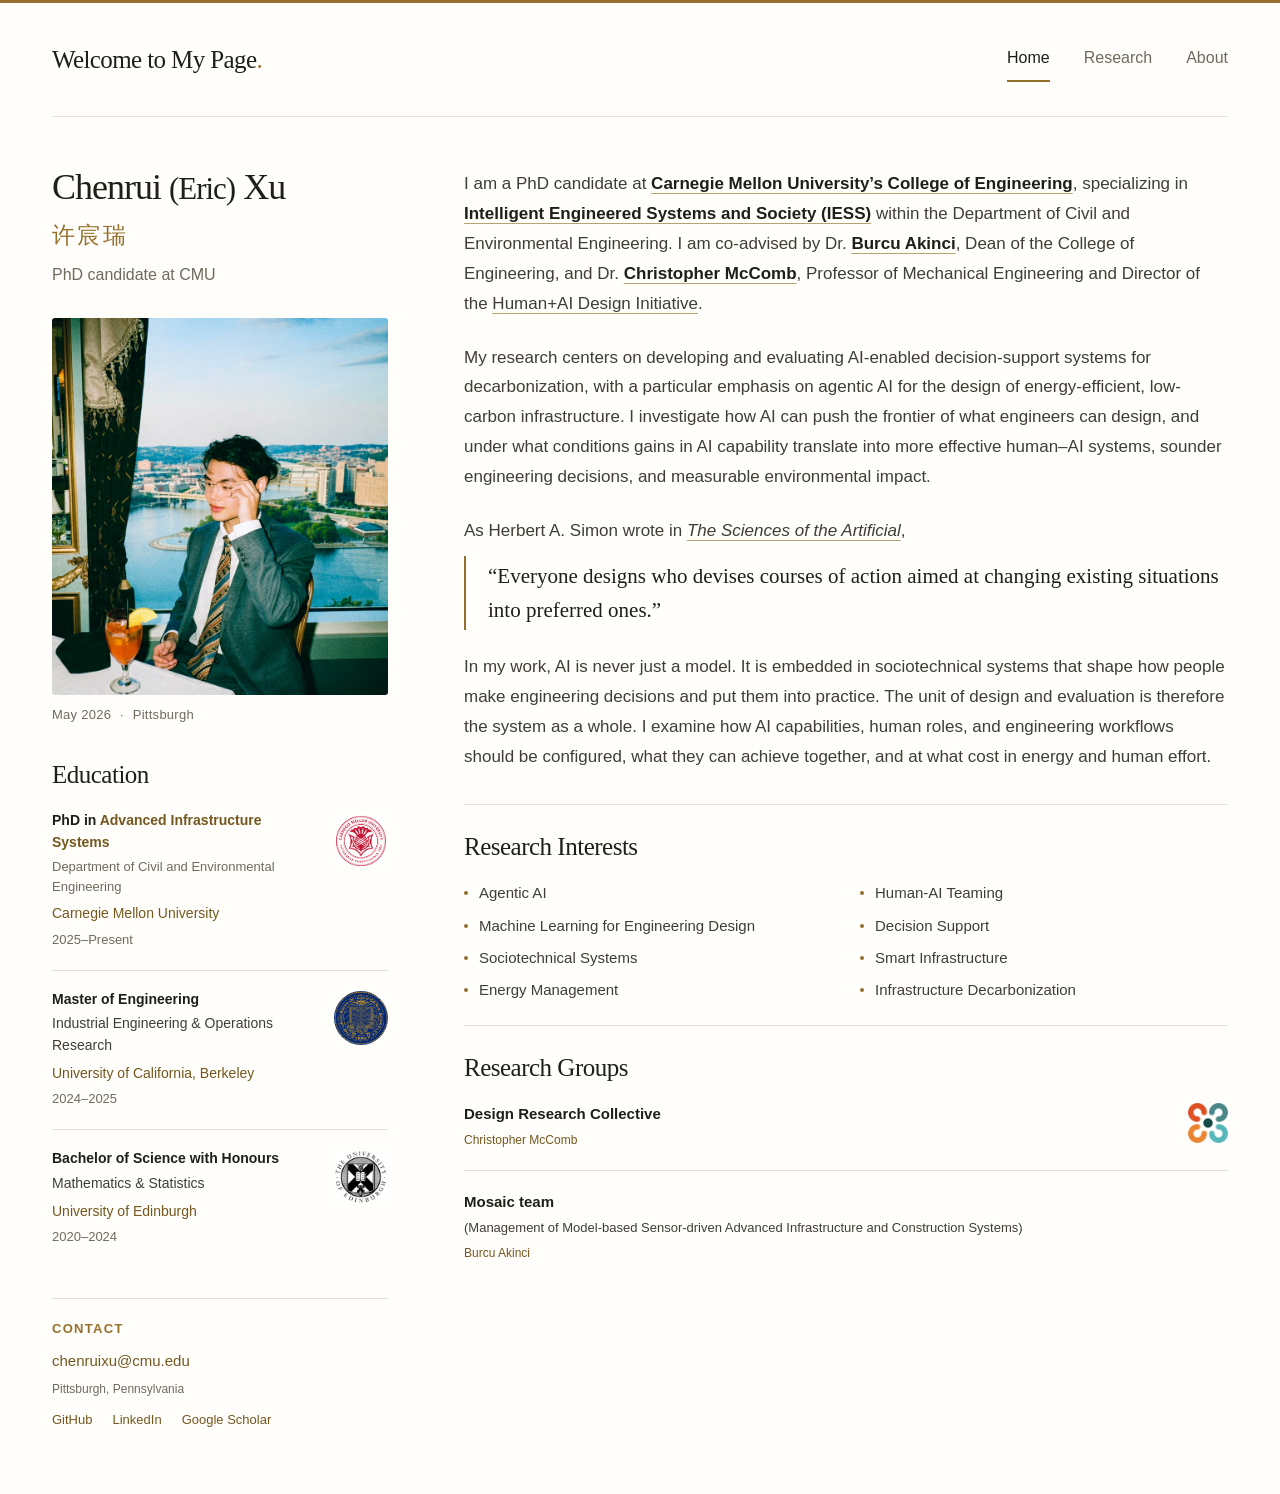
<file: index.html>
<!doctype html>
<html lang="en">
  <head>
    <meta charset="utf-8">
    <meta name="viewport" content="width=device-width, initial-scale=1">
    <meta name="description" content="Chenrui (Eric) Xu is a PhD candidate at Carnegie Mellon University researching AI-enabled decision-support systems for decarbonization.">
    <meta name="theme-color" content="#fffefa">
    <title>Chenrui (Eric) Xu | Carnegie Mellon University</title>
    <link rel="icon" href="assets/favicon.svg" type="image/svg+xml">
    <link rel="stylesheet" href="assets/style.css?v=3">
  </head>
  <body>
    <a class="skip-link" href="#main">Skip to content</a>
    <header class="site-header container">
      <a class="welcome" href="index.html">Welcome to My Page<span aria-hidden="true">.</span></a>
      <nav aria-label="Main navigation">
        <a href="index.html" aria-current="page">Home</a>
        <a href="research.html">Research</a>
        <span class="nav-pending">About</span>
      </nav>
    </header>

    <main class="home-layout container" id="main">
      <aside class="profile" aria-label="Profile and education">
        <div class="identity">
          <h1>Chenrui <span class="preferred-name">(Eric)</span> Xu</h1>
          <p class="chinese-name" lang="zh-Hans">许宸瑞</p>
          <p class="role">PhD candidate at CMU</p>
        </div>
        <figure class="portrait">
          <img src="assets/chenrui-pittsburgh-may-2026.jpg" width="808" height="907" alt="Chenrui Xu overlooking Pittsburgh and its rivers." fetchpriority="high">
          <figcaption>May 2026 <span aria-hidden="true">·</span> Pittsburgh</figcaption>
        </figure>

        <section class="education" aria-labelledby="education-title">
          <h2 id="education-title">Education</h2>
          <ol class="education-list">
            <li>
              <div class="education-copy">
                <p class="degree">PhD in <a href="https://cee.engineering.cmu.edu/_files/documents/department-resources/graduate-student/special-degree-title-request.pdf" title="CMU CEE special graduate degree titles (PDF)">Advanced Infrastructure Systems</a></p>
                <p class="degree-note">Department of Civil and Environmental Engineering</p>
                <a class="institution" href="https://www.cmu.edu/">Carnegie Mellon University</a>
                <p class="dates">2025–Present</p>
              </div>
              <img class="university-mark" src="assets/cmu-seal.png" alt="Carnegie Mellon University seal" width="58" height="58">
            </li>
            <li>
              <div class="education-copy">
                <p class="degree">Master of Engineering</p>
                <p class="field-of-study">Industrial Engineering &amp; Operations Research</p>
                <a class="institution" href="https://www.berkeley.edu/">University of California, Berkeley</a>
                <p class="dates">2024–2025</p>
              </div>
              <span class="seal-frame"><img class="university-mark berkeley-mark" src="assets/berkeley-seal.png" alt="University of California, Berkeley seal" width="58" height="58"></span>
            </li>
            <li>
              <div class="education-copy">
                <p class="degree">Bachelor of Science with Honours</p>
                <p class="field-of-study">Mathematics &amp; Statistics</p>
                <a class="institution" href="https://www.ed.ac.uk/">University of Edinburgh</a>
                <p class="dates">2020–2024</p>
              </div>
              <img class="university-mark" src="assets/edinburgh-logo.png" alt="University of Edinburgh emblem" width="58" height="58">
            </li>
          </ol>
        </section>


        <section class="contact" aria-labelledby="contact-title">
          <h2 id="contact-title">Contact</h2>
          <a class="email-link" href="mailto:chenruixu@cmu.edu">chenruixu@cmu.edu</a>
          <p>Pittsburgh, Pennsylvania</p>
          <div class="contact-links">
            <a href="https://github.com/Chenrui-Xu">GitHub</a>
            <a href="https://www.linkedin.com/in/chenrui-xu-1136b535a">LinkedIn</a>
            <a href="https://scholar.google.com/citations?user=inOwgHEAAAAJ&amp;hl=en">Google Scholar</a>
          </div>
        </section>
      </aside>

      <div class="main-column">
        <section class="introduction" aria-label="Introduction">
          <p>I am a PhD candidate at <a href="https://engineering.cmu.edu/"><strong>Carnegie Mellon University’s College of Engineering</strong></a>, specializing in <a href="https://cee.engineering.cmu.edu/research/iess/index.html"><strong>Intelligent Engineered Systems and Society (IESS)</strong></a> within the Department of Civil and Environmental Engineering. I am co-advised by Dr. <a href="https://cee.engineering.cmu.edu/directory/bios/akinci-burcu.html"><strong>Burcu Akinci</strong></a>, Dean of the College of Engineering, and Dr. <a href="https://www.meche.engineering.cmu.edu/directory/bios/mccomb-christopher.html"><strong>Christopher McComb</strong></a>, Professor of Mechanical Engineering and Director of the <a href="https://engineering.cmu.edu/human-ai-design/">Human+AI Design Initiative</a>.</p>

          <p>My research centers on developing and evaluating AI-enabled decision-support systems for decarbonization, with a particular emphasis on agentic AI for the design of energy-efficient, low-carbon infrastructure. I investigate how AI can push the frontier of what engineers can design, and under what conditions gains in AI capability translate into more effective human–AI systems, sounder engineering decisions, and measurable environmental impact.</p>

          <p class="quote-intro">As Herbert A. Simon wrote in <cite><a href="https://mitpress.mit.edu/9780262264495/the-sciences-of-the-artificial/">The Sciences of the Artificial</a></cite>,</p>
          <blockquote>
            <p>“Everyone designs who devises courses of action aimed at changing existing situations into preferred ones.”</p>
          </blockquote>
          <p>In my work, AI is never just a model. It is embedded in sociotechnical systems that shape how people make engineering decisions and put them into practice. The unit of design and evaluation is therefore the system as a whole. I examine how AI capabilities, human roles, and engineering workflows should be configured, what they can achieve together, and at what cost in energy and human effort.</p>
        </section>

        <section class="research-interests" aria-labelledby="interests-title">
          <h2 id="interests-title">Research Interests</h2>
          <ul class="interests-list">
            <li>Agentic AI</li>
            <li>Human-AI Teaming</li>
            <li>Machine Learning for Engineering Design</li>
            <li>Decision Support</li>
            <li>Sociotechnical Systems</li>
            <li>Smart Infrastructure</li>
            <li>Energy Management</li>
            <li>Infrastructure Decarbonization</li>
          </ul>
        </section>

        <section class="research-groups" aria-labelledby="groups-title">
          <h2 id="groups-title">Research Groups</h2>
          <ul class="group-list">
            <li class="group-with-logo">
              <div>
                <h3><a href="https://cmudrc.github.io/">Design Research Collective</a></h3>
                <p class="group-advisor"><a href="https://www.meche.engineering.cmu.edu/directory/bios/mccomb-christopher.html">Christopher McComb</a></p>
              </div>
              <a class="group-logo-link" href="https://cmudrc.github.io/" aria-label="Design Research Collective website"><img src="assets/drc-icon.png" width="48" height="48" alt="" loading="lazy"></a>
            </li>
            <li>
              <h3>Mosaic team</h3>
              <p class="group-description">(Management of Model-based Sensor-driven Advanced Infrastructure and Construction Systems)</p>
              <p class="group-advisor"><a href="https://cee.engineering.cmu.edu/directory/bios/akinci-burcu.html">Burcu Akinci</a></p>
            </li>
          </ul>
        </section>


      </div>
    </main>
  </body>
</html>
</file>
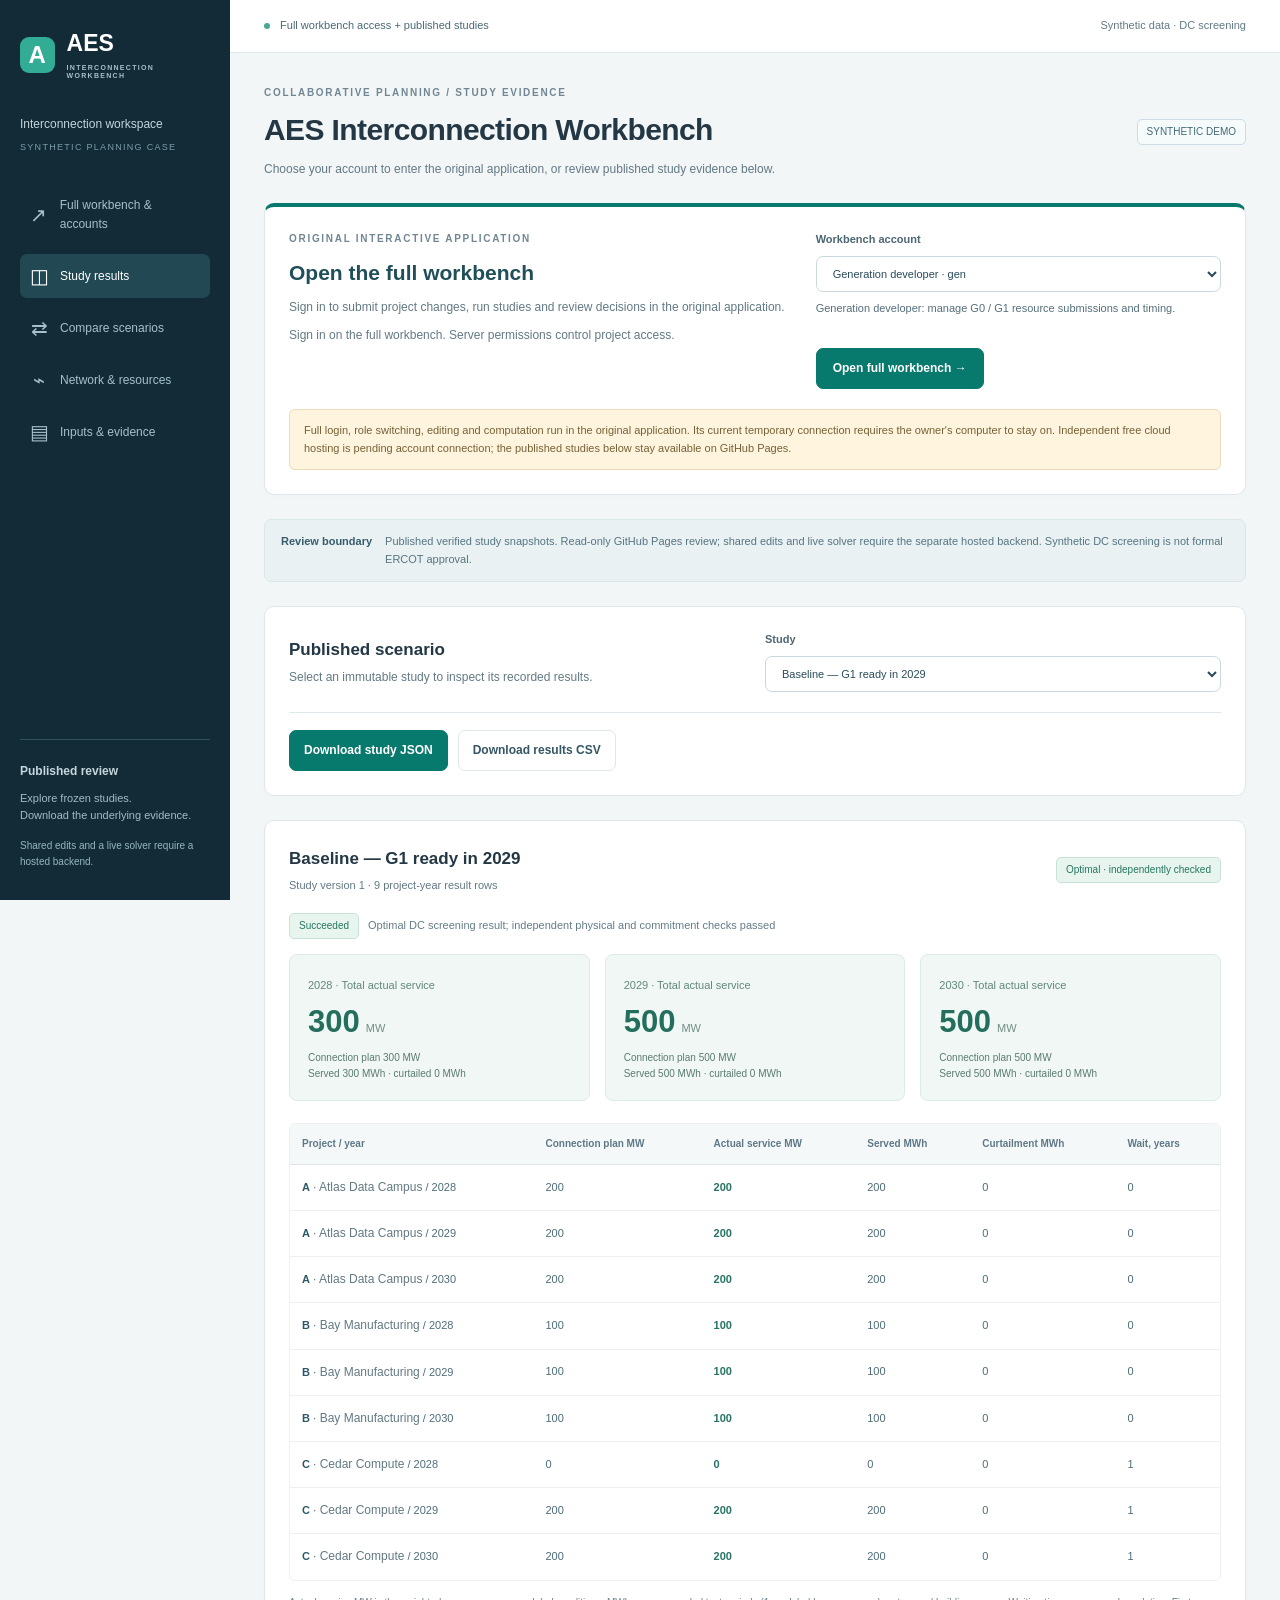
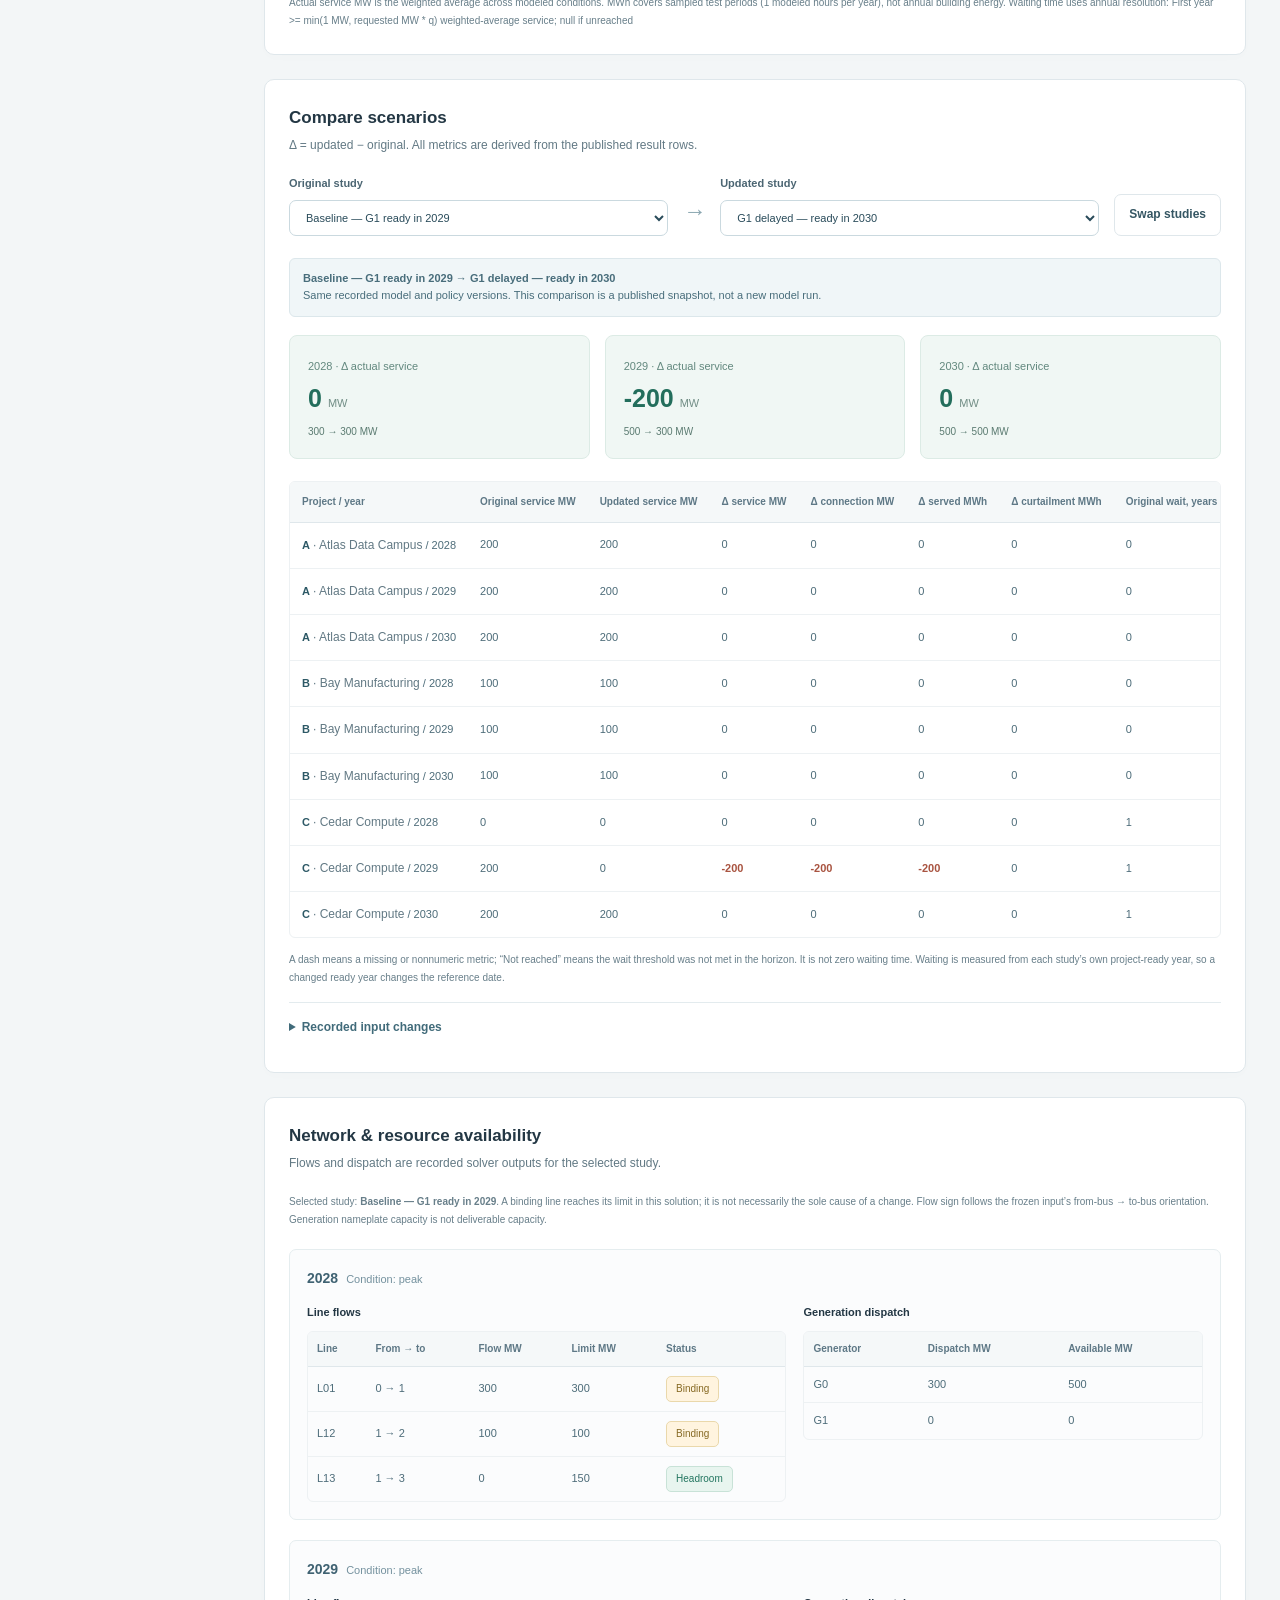
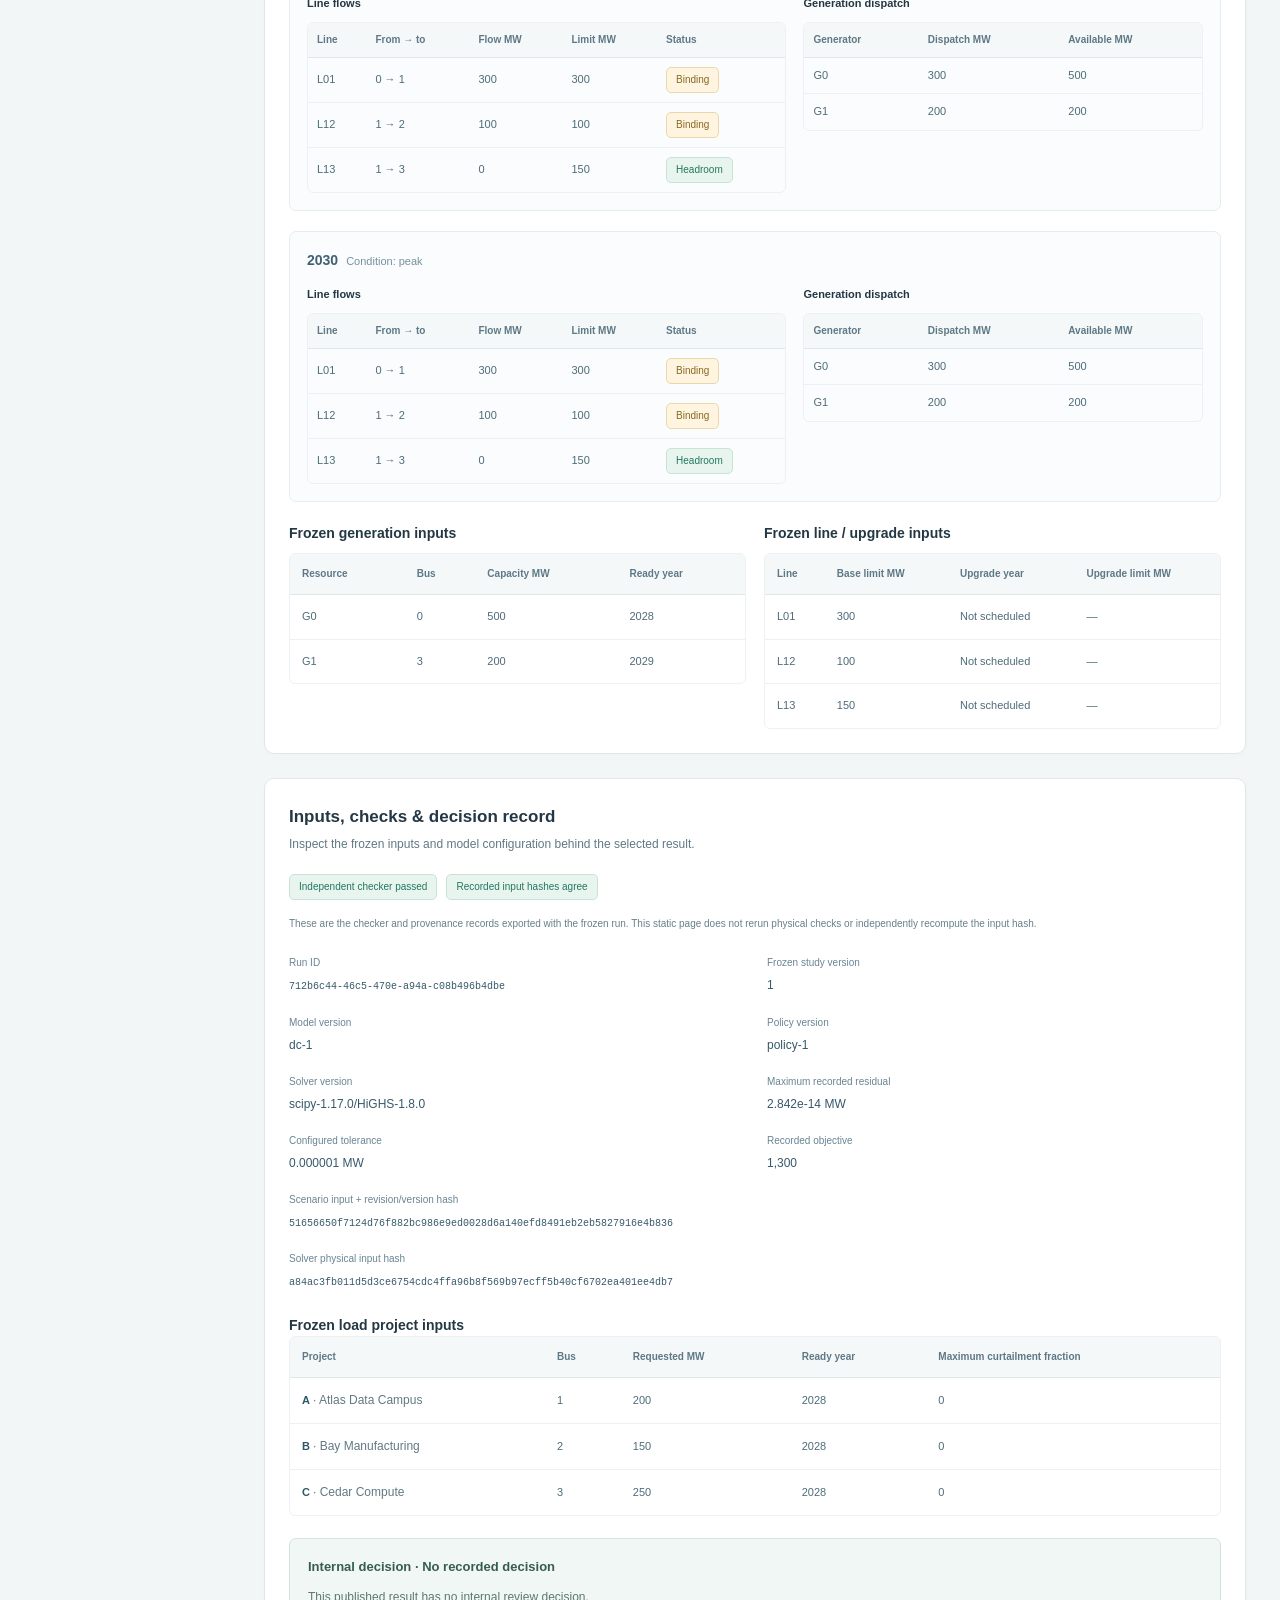
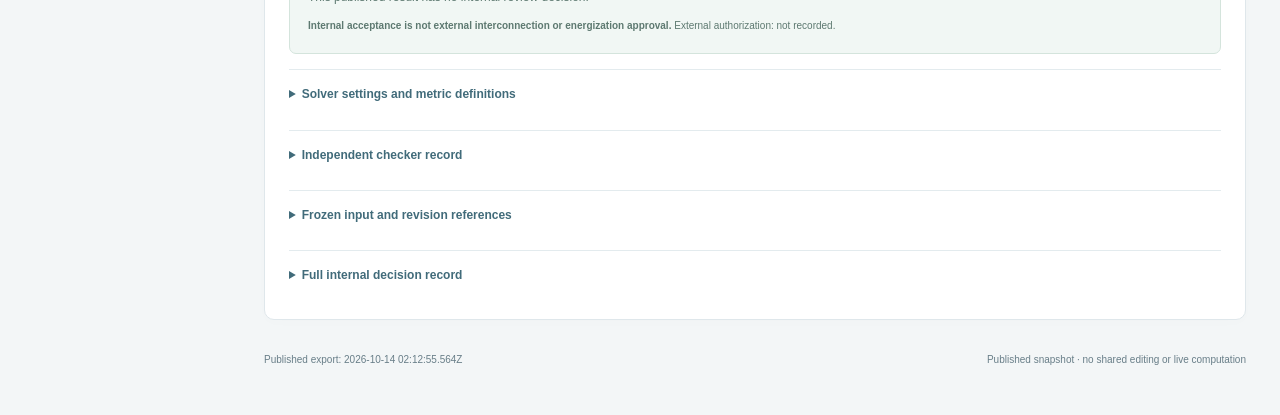
<file: aes-interconnection-workbench/index.html>
<!doctype html>
<html lang="en">
<head>
  <meta charset="UTF-8"><meta name="viewport" content="width=device-width, initial-scale=1">
  <meta name="description" content="Access the original role-based AES workbench and review published synthetic interconnection studies.">
  <title>AES Interconnection Workbench · Role access & study review</title>
  <link rel="stylesheet" href="./styles.css">
  <script src="./app.js" defer></script>
</head>
<body>
<a class="skip-link" href="#overview">Skip to study results</a>
<aside class="sidebar">
  <div class="wordmark"><span class="logo-mark" aria-hidden="true">A</span><div>AES<small>INTERCONNECTION WORKBENCH</small></div></div>
  <p class="workspace-name">Interconnection workspace<span>SYNTHETIC PLANNING CASE</span></p>
  <nav aria-label="Review sections">
    <a href="#workbench-access"><span aria-hidden="true">↗</span>Full workbench & accounts</a>
    <a class="active" href="#overview"><span aria-hidden="true">◫</span>Study results</a>
    <a href="#comparison"><span aria-hidden="true">⇄</span>Compare scenarios</a>
    <a href="#network"><span aria-hidden="true">⌁</span>Network & resources</a>
    <a href="#provenance"><span aria-hidden="true">▤</span>Inputs & evidence</a>
  </nav>
  <div class="sidebar-bottom"><strong>Published review</strong><p>Explore frozen studies.<br>Download the underlying evidence.</p><small>Shared edits and a live solver require a hosted backend.</small></div>
</aside>
<main>
  <header class="topbar"><span><i aria-hidden="true"></i> Full workbench access + published studies</span><span class="synthetic">Synthetic data · DC screening</span></header>
  <div class="page-content">
    <div class="page-heading"><div><p class="eyebrow">COLLABORATIVE PLANNING / STUDY EVIDENCE</p><h1>AES Interconnection Workbench</h1><p>Choose your account to enter the original application, or review published study evidence below.</p></div><span class="badge">SYNTHETIC DEMO</span></div>
    <section id="workbench-access" class="card workbench-access" aria-labelledby="workbench-heading">
      <div class="workbench-intro"><p class="eyebrow">ORIGINAL INTERACTIVE APPLICATION</p><h2 id="workbench-heading">Open the full workbench</h2><p>Sign in to submit project changes, run studies and review decisions in the original application.</p><p class="fine-print">Sign in on the full workbench. Server permissions control project access.</p></div>
      <div class="workbench-controls"><label for="workbench-account">Workbench account<select id="workbench-account" disabled><option value="gen">Generation developer · gen</option><option value="load">Load developer · load · A / C</option><option value="loadb">Load developer · loadb · B</option><option value="engineer">Planning engineer · engineer</option><option value="planner">Planning reviewer · planner</option></select></label><p id="workbench-scope" class="account-scope"></p><a id="open-workbench" class="primary workbench-link" hidden>Open full workbench →</a></div>
      <p id="workbench-availability" class="hosting-notice" role="status">Checking full workbench access…</p>
    </section>
    <div class="boundary-bar"><strong>Review boundary</strong><p id="boundary">Synthetic demonstration. Internal recommendations are not external interconnection approvals.</p></div>
    <div id="loading" role="status" class="card">Loading published model evidence…</div>
    <div id="error" role="alert" hidden class="card error"></div>
    <div id="viewer" hidden>
      <section id="overview" aria-labelledby="overview-heading">
        <div class="card selector-card"><div><h2 id="overview-heading">Published scenario</h2><p class="muted">Select an immutable study to inspect its recorded results.</p></div><label for="scenario-select">Study<select id="scenario-select"></select></label><div class="actions"><button id="download-json" class="primary">Download study JSON</button><button id="download-csv" class="secondary">Download results CSV</button></div></div>
        <div id="results"></div>
      </section>
      <section id="comparison" class="card" aria-labelledby="comparison-heading"><div class="card-head"><h2 id="comparison-heading">Compare scenarios</h2><p>Δ = updated − original. All metrics are derived from the published result rows.</p></div><div class="compare-selects"><label for="original-select">Original study<select id="original-select"></select></label><span class="arrow" aria-hidden="true">→</span><label for="updated-select">Updated study<select id="updated-select"></select></label><button id="swap-studies" class="secondary">Swap studies</button></div><div id="comparison-results"></div></section>
      <section id="network" class="card" aria-labelledby="network-heading"><div class="card-head"><h2 id="network-heading">Network & resource availability</h2><p>Flows and dispatch are recorded solver outputs for the selected study.</p></div><div id="network-results"></div></section>
      <section id="provenance" class="card" aria-labelledby="provenance-heading"><div class="card-head"><h2 id="provenance-heading">Inputs, checks & decision record</h2><p>Inspect the frozen inputs and model configuration behind the selected result.</p></div><div id="evidence-results"></div></section>
      <footer><span id="exported-at"></span><span>Published snapshot · no shared editing or live computation</span></footer>
    </div>
    <noscript><p class="card">JavaScript is required to display the published study evidence.</p></noscript>
  </div>
</main>
</body>
</html>
</file>
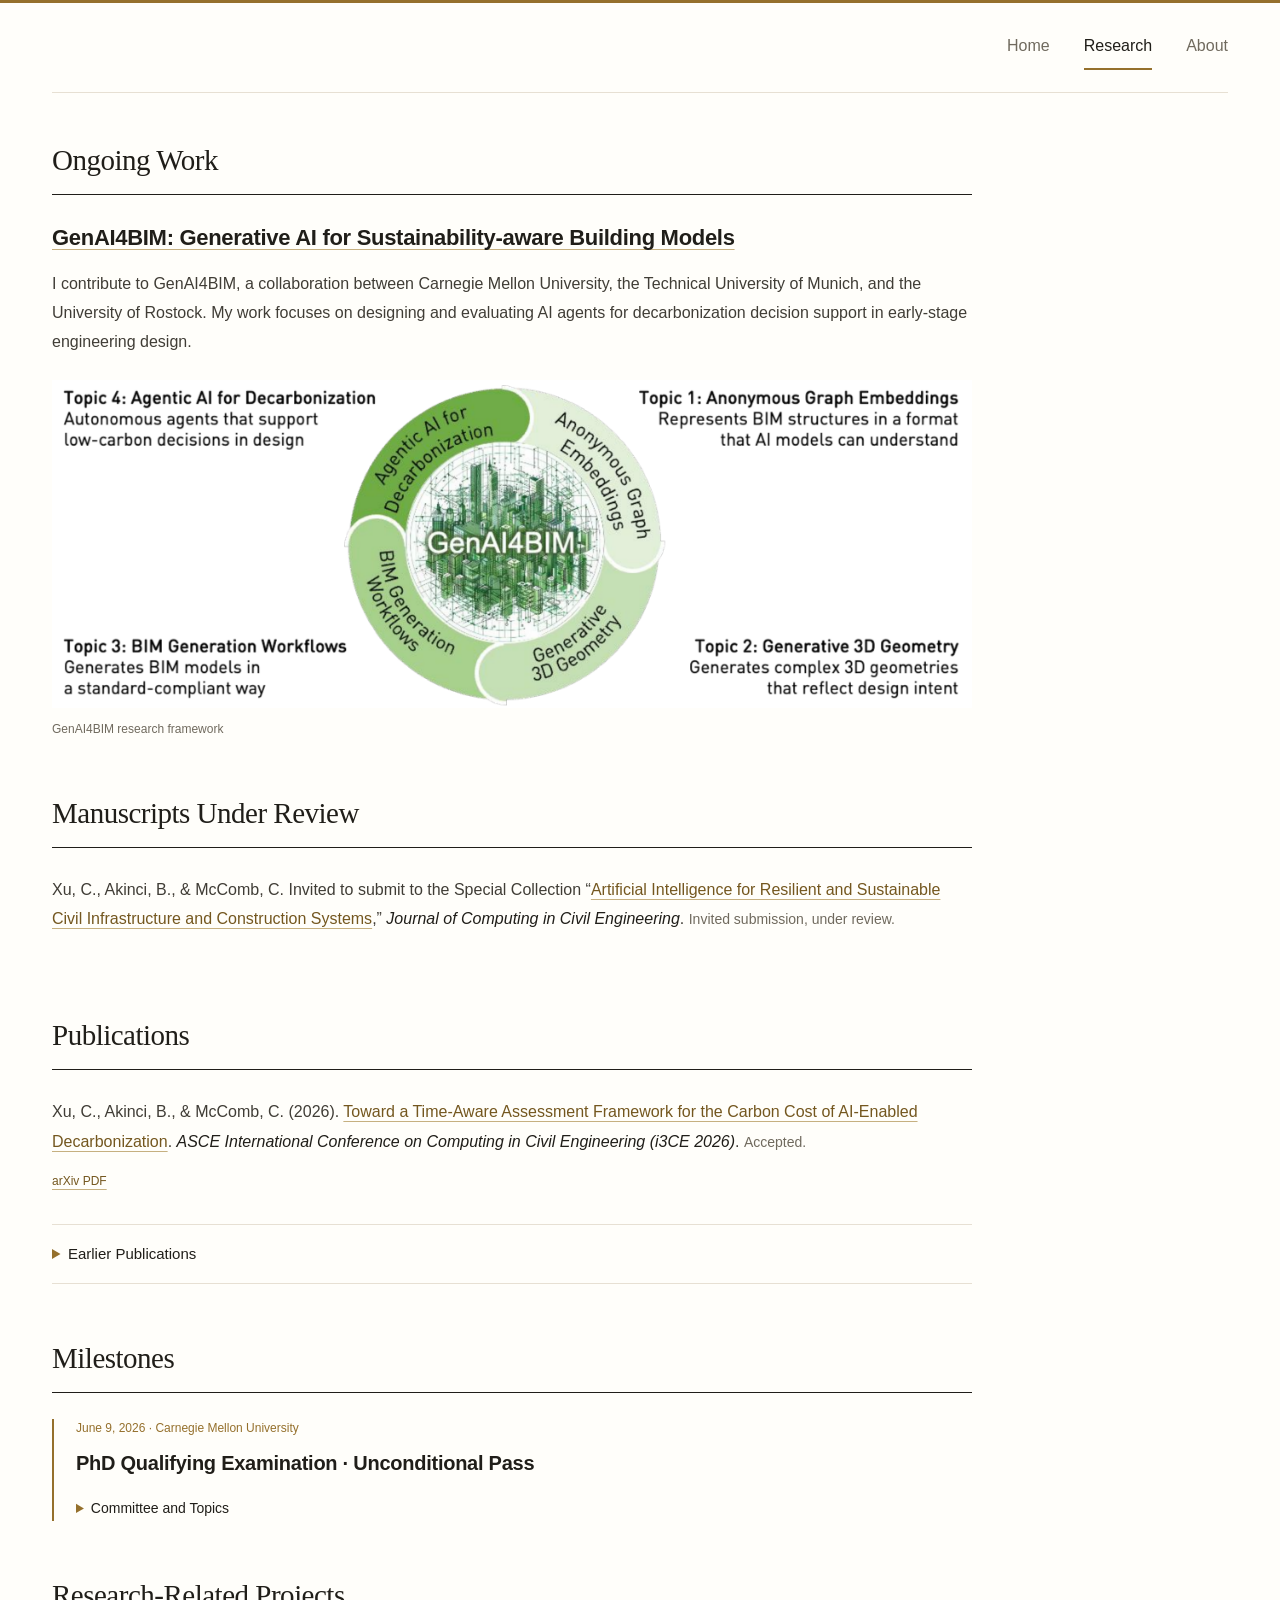
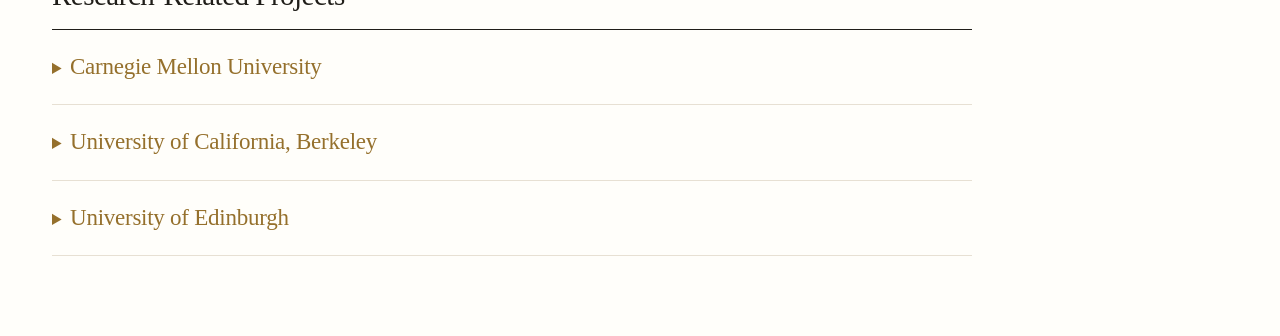
<file: research.html>
<!doctype html>
<html lang="en">
  <head>
    <meta charset="utf-8">
    <meta name="viewport" content="width=device-width, initial-scale=1">
    <meta name="description" content="Ongoing work, publications, doctoral milestones and research projects by Chenrui (Eric) Xu at Carnegie Mellon University.">
    <meta name="theme-color" content="#fffefa">
    <title>Research | Chenrui (Eric) Xu</title>
    <link rel="icon" href="assets/favicon.svg" type="image/svg+xml">
    <link rel="stylesheet" href="assets/style.css?v=2">
    <link rel="stylesheet" href="assets/research.css?v=8">
  </head>
  <body>
    <a class="skip-link" href="#main">Skip to content</a>
    <header class="site-header research-header container">
      <nav aria-label="Main navigation">
        <a href="index.html">Home</a>
        <a href="research.html" aria-current="page">Research</a>
        <span class="nav-pending">About</span>
      </nav>
    </header>

    <main id="main" class="research-page research-overview container" aria-label="Research">
      <div class="research-layout">
        <div class="research-content">
          <section class="research-section ongoing-work" id="ongoing-work" aria-labelledby="ongoing-work-title">
            <div class="section-heading"><h1 id="ongoing-work-title">Ongoing Work</h1></div>
            <article aria-labelledby="genai4bim-title">
              <h2 id="genai4bim-title"><a href="https://www.mdsi.tum.de/fileadmin/w00cet/gni/pdf/TUM_GNI_Report26_linkedPW_R.pdf#page=192">GenAI4BIM: Generative AI for Sustainability-aware Building Models</a></h2>
              <p class="ongoing-description">I contribute to GenAI4BIM, a collaboration between Carnegie Mellon University, the Technical University of Munich, and the University of Rostock. My work focuses on designing and evaluating AI agents for decarbonization decision support in early-stage engineering design.</p>
              <figure class="ongoing-figure">
                <img src="assets/genai4bim-research-framework.png" width="2160" height="768" alt="The GenAI4BIM research cycle connects anonymous graph embeddings, generative 3D geometry, BIM generation workflows, and agentic AI for decarbonization." decoding="async">
                <figcaption>GenAI4BIM research framework</figcaption>
              </figure>
            </article>
          </section>

          <section class="research-section" id="manuscripts-under-review" aria-labelledby="manuscripts-under-review-title">
            <div class="section-heading"><h2 id="manuscripts-under-review-title">Manuscripts Under Review</h2></div>
            <article class="publication-entry invited-entry">
              <p class="citation">Xu, C., Akinci, B., &amp; McComb, C. Invited to submit to the Special Collection “<a href="https://ascelibrary.org/jccee5/cfp-artificial-intelligence-resilient-sustainable-systems">Artificial Intelligence for Resilient and Sustainable Civil Infrastructure and Construction Systems</a>,” <em>Journal of Computing in Civil Engineering</em>. <span class="citation-status">Invited submission, under review.</span></p>
            </article>
          </section>

          <section class="research-section" id="publications" aria-labelledby="publications-title">
            <div class="section-heading"><h2 id="publications-title">Publications</h2></div>
            <article class="publication-entry" aria-label="i3CE 2026 conference paper">
              <p class="citation">Xu, C., Akinci, B., &amp; McComb, C. (2026). <a href="https://arxiv.org/abs/2609.18029">Toward a Time-Aware Assessment Framework for the Carbon Cost of AI-Enabled Decarbonization</a>. <em>ASCE International Conference on Computing in Civil Engineering (i3CE 2026)</em>. <span class="citation-status">Accepted.</span></p>
              <div class="resource-links"><a href="https://arxiv.org/pdf/2609.18029">arXiv PDF</a></div>
            </article>

            <details class="earlier-publications">
              <summary>Earlier Publications</summary>
              <article class="earlier-entry">
      <p class="citation">Wu, Y., Zhang, Y., Li, Y., Xu, C., Yang, S., &amp; Liang, X. (2024). <a href="https://doi.org/10.1016/j.jclepro.2024.142870">Driving forces and typologies behind household energy consumption disparities in China: A machine learning-based approach</a>. <em>Journal of Cleaner Production, 467</em>, 142870.</p>
      <div class="resource-links"><a href="assets/research/household-energy-typologies-2024.pdf">PDF</a></div>
    </article>
<article class="earlier-entry" aria-label="Antimicrobial stewardship publication">
      <p class="citation">Zhao, Z., Zhou, Y., Li, C., Xu, J., Xu, C., Lu, H., Gao, Y., Yu, B., Shi, G., Zhao, Y., Li, Z., Yang, F., &amp; Ding, P. (2026). <a href="https://doi.org/10.3389/fpubh.2026.1810297">Root cause analysis of the challenges to sustain effectiveness of clinical pharmacist-driven antimicrobial stewardship in a Chinese Tertiary Hospital</a>. <em>Frontiers in Public Health, 14</em>, 1810297.</p>
      <div class="resource-links"><a href="https://www.frontiersin.org/journals/public-health/articles/10.3389/fpubh.2026.1810297/pdf">PDF</a><a href="https://pubmed.ncbi.nlm.nih.gov/42040079/">PubMed</a></div>
    </article>
            </details>
          </section>

          <section class="research-section" id="milestones" aria-labelledby="milestones-title">
            <div class="section-heading"><h2 id="milestones-title">Milestones</h2></div>
            <article class="milestone-entry">
              <p class="entry-meta">June 9, 2026 · Carnegie Mellon University</p>
              <h3>PhD Qualifying Examination · Unconditional Pass</h3>
              <details class="committee-details">
                <summary>Committee and Topics</summary>
                <dl class="committee-list">
                <div><dt><a href="https://cee.engineering.cmu.edu/directory/bios/akinci-burcu.html">Burcu Akinci</a></dt><dd>AI-enabled decarbonization decisions across the facility life cycle</dd></div>
                <div><dt><a href="https://www.meche.engineering.cmu.edu/directory/bios/mccomb-christopher.html">Christopher McComb</a></dt><dd>Time value of money, compute, and carbon in infrastructure decisions</dd></div>
                <div><dt><a href="https://engineering.cmu.edu/directory/bios/tang-pingbo.html">Pingbo Tang</a></dt><dd>Human–AI collaboration in AEC coordination and modular manufacturing</dd></div>
                <div><dt><a href="https://engineering.cmu.edu/directory/bios/samaras-costa.html">Costa Samaras</a></dt><dd>AI-driven data-center growth, electricity demand, emissions, and affordability in New York</dd></div>
                </dl>
                <p class="entry-description">Developed and defended an energy assessment of a deployed AI-assisted decision-support system.</p>
              </details>
            </article>
          </section>

          <section class="research-section" id="projects" aria-labelledby="projects-title">
            <div class="section-heading" id="coursework-projects"><h2 id="projects-title"><span id="coursework-projects-title">Research-Related Projects</span></h2></div>
            <details class="project-group" id="cmu-projects">
      <summary id="cmu-research-projects"><h3>Carnegie Mellon University</h3></summary>
      <div class="project-list"><article class="project-item" id="project-budgetbench">
      <h4>BudgetBench</h4>
      <p class="project-meta">24-880 AI Agents for Engineers · Spring 2026</p>

      <p class="project-description">Evaluating tool-using code agents under explicit tool-call budgets.</p>

      <div class="resource-links"><a href="https://github.com/Chenrui-Xu/budgetbench">Code</a> <a href="assets/research/budgetbench-course-report-2026.pdf">Report (PDF)</a></div>
    </article>
<article class="project-item" id="project-mcp-guardrails">
      <h4>Deterministic MCP Guardrails for Safe Power-Pathway Design Agents</h4>
      <p class="project-meta">17-745 · Spring 2026 · Course paper</p>
      <p class="project-description">A course paper and constraint-based testbed.</p>
      <div class="resource-links"><a href="https://github.com/Chenrui-Xu/mcp-guardrails-power-pathway">Code</a> <a href="https://github.com/Chenrui-Xu/power-pathway-optimizer">Web optimizer</a> <a href="assets/research/mcp-guardrails-course-paper-2026.pdf">Course paper (PDF)</a></div>
    </article>
<article class="project-item" id="project-ml-production">
      <h4>Machine Learning in Production</h4>
      <p class="project-meta">17-745 · Spring 2026</p>
      <p class="project-advisors">Instructors: <a href="https://s3d.cmu.edu/people/core-faculty/kastner-christian.html">Christian Kästner</a> and <a href="https://s3d.cmu.edu/people/core-faculty/legoues-claire.html">Claire Le Goues</a>.</p>
      <p class="project-description">Production ML systems, LLM product features, and risk analysis.</p>
      <details class="project-details"><summary>Selected work</summary><ul><li>Movie Recommendation Service: my contributions included cold-start/SVD models, evaluation, monitoring, A/B tests, and feedback-loop analysis.</li><li>Zulip LLM Features: implementations of Message Recap and Topic Title Improver.</li><li>LLM-Assisted Risk Analysis: stakeholder and requirements analysis, with fault trees for an ML-enabled dashcam scenario.</li></ul></details>
    </article></div>
    </details>
            <details class="project-group" id="berkeley-projects">
      <summary id="berkeley-research-projects"><h3>University of California, Berkeley</h3></summary>
      <div class="project-list"><article class="project-item" id="project-quantum-denoising">
      <h4>Hybrid Quantum–Classical Image Denoising</h4>
      <p class="project-meta">Research collaboration and benchmark design</p>
      <p class="project-advisors">Advised by <a href="https://ieor.berkeley.edu/people/phillip-kerger/">Phillip Kerger</a>.</p>
      <p class="project-description">Hybrid quantum–classical image denoising and benchmark design for controlled comparisons of quantum-layer contributions, reconstruction quality, and computational cost.</p>
      <details class="project-details"><summary>Benchmark design</summary><ul><li>Matched classical and quantum modules within a shared image-reconstruction architecture.</li><li>Frozen-parameter and no-entanglement ablations to isolate the quantum layer’s contribution.</li><li>Comparisons across training-data sizes and image-noise levels.</li><li>Joint assessment of reconstruction quality, parameter count, and training and inference time.</li></ul></details>

    </article>
<article class="project-item" id="project-shared-mobility">
      <h4>Pricing and Matching for Shared Mobility</h4>
      <p class="project-meta">IEOR C253 · 2025</p>
      <p class="project-advisors">Instructor: <a href="https://ieor.berkeley.edu/people/chiwei-yan/">Chiwei Yan</a>.</p>
      <p class="project-description">Dynamic pricing and rider matching, with an event-driven simulator and approximate dynamic programming extension.</p>

      <div class="resource-links"><a href="https://github.com/Chenrui-Xu/calyber-rideshare-policies">Code</a> <a href="assets/research/calyber-pricing-matching-technical-report-2026.pdf">Technical report (PDF)</a></div>
    </article>
<article class="project-item" id="project-financial-transformers">
      <h4>Financial Time-Series Forecasting with Transformers</h4>
      <p class="project-meta">MEng capstone · 2024–2025</p>
      <p class="project-advisors">Advised by <a href="https://ieor.berkeley.edu/people/xin-guo/">Xin Guo</a>, <a href="https://ieor.berkeley.edu/people/thibaut-mastrolia/">Thibaut Mastrolia</a> and <a href="https://ieor.berkeley.edu/faculty/">Lizeng Zhang</a>.</p>
      <p class="project-description">Transformer-based financial forecasting, with a later public-data implementation comparing compact Transformer models against an LSTM baseline.</p>

      <div class="resource-links"><a href="https://github.com/Chenrui-Xu/ucb-e295-team168-financial-transformers">Code</a> <a href="assets/research/financial-transformers-capstone-poster-2025.pdf">Capstone poster (PDF)</a></div>
    </article>
<article class="project-item" id="project-airbnb-optimization">
      <h4>Airbnb Pricing and Property Selection</h4>
      <p class="project-meta">2024 · Course project</p>

      <p class="project-description">Choice modeling and mixed-integer optimization for short-term rental pricing and property selection.</p>

      <div class="resource-links"><a href="assets/research/airbnb-pricing-optimization-2024.pdf">Report (PDF)</a></div>
    </article></div>
    </details>
            <details class="project-group" id="edinburgh-projects">
      <summary><h3>University of Edinburgh</h3></summary>
      <div class="project-list"><article class="project-item" id="project-proof-education">
      <h4>Introduction to Proof in UK Universities</h4>
      <p class="project-meta">2024 · Undergraduate research</p>

      <p class="project-description">Curriculum analysis and student perspectives on how UK universities introduce mathematical proof.</p>

      <div class="resource-links"><a href="assets/research/proof-education-uk-universities-2024.pdf">Report (PDF)</a></div>
    </article>
<article class="project-item" id="project-undergraduate-coursework">
      <h4>Undergraduate Coursework in Statistics and Mathematics</h4>
      <p class="project-description">Training in statistical modeling, mathematical analysis, numerical methods, and dynamical systems.</p>
      <div class="resource-links"><a id="project-hotel-cancellations" href="assets/research/hotel-booking-cancellations-2024.pdf">Hotel bookings (PDF)</a> <a id="project-scottish-weather" href="assets/research/scottish-weather-statistical-modelling-2023.pdf">Scottish weather (PDF)</a> <a id="project-mathematical-proofs" href="assets/research/selected-proofs-analysis-revised-2026.pdf">Analysis (PDF)</a> <a href="assets/research/numerical-odes-proofs-revised-2026.pdf">Numerical ODEs (PDF)</a> <a href="assets/research/cubic-flexes-revised-2026.pdf">Cubic curves (PDF)</a> <a href="assets/research/mathematical-proof-sources.zip">Sources (ZIP)</a> <a id="project-nonlinear-dynamics" href="assets/research/nonlinear-dynamics-selected-excerpts-2022.pdf">Nonlinear dynamics (PDF)</a> <a href="assets/research/epidemic-ode-simulation-2023.pdf">Epidemic models (PDF)</a></div>
    </article></div>
    </details>
          </section>
        </div>
      </div>
    </main>
  </body>
</html>
</file>
<file: assets/style.css>
:root {
  color-scheme: light;
  --ink: #201e19;
  --body: #403d36;
  --muted: #706a5e;
  --accent: #95702c;
  --line: #e7e0d3;
  --link: #74571f;
  --paper: #fffefa;
}
* { box-sizing: border-box; }
html { scroll-behavior: smooth; }
body { margin: 0; border-top: 3px solid var(--accent); background: var(--paper); color: var(--body); font-family: -apple-system, BlinkMacSystemFont, "Segoe UI", Arial, sans-serif; font-size: 17px; line-height: 1.76; -webkit-font-smoothing: antialiased; }
a { color: var(--link); text-decoration: none; text-underline-offset: 4px; }
a:hover { text-decoration: underline; }
a:focus-visible { outline: 2px solid var(--accent); outline-offset: 5px; border-radius: 2px; }
p, h1, h2, h3, figure { margin: 0; }
strong { font-weight: 600; color: var(--ink); }
.container { width: min(1176px, calc(100% - 96px)); margin-inline: auto; }
.site-header { min-height: 114px; display: flex; align-items: center; justify-content: space-between; gap: 32px; border-bottom: 1px solid var(--line); }
.welcome { font-family: Georgia, "Times New Roman", serif; font-size: 25px; color: var(--ink); letter-spacing: -.6px; }
.welcome span { color: var(--accent); }
.welcome:hover { text-decoration: none; }
nav { display: flex; align-items: center; gap: 34px; }
nav a, nav .nav-pending { color: var(--muted); font-size: 16px; padding-block: 7px; border-bottom: 2px solid transparent; }
nav .nav-pending { color: var(--muted); cursor: default; }
nav a:hover { color: var(--ink); text-decoration: none; }
nav a[aria-current="page"] { color: var(--ink); border-bottom-color: var(--accent); }
.home-layout { display: grid; grid-template-columns: 336px minmax(0, 1fr); column-gap: 76px; align-items: start; padding-top: 48px; padding-bottom: 62px; }
h1, h2, h3 { color: var(--ink); }
.identity h1 { font-family: Georgia, "Times New Roman", serif; font-size: 36px; line-height: 1.25; font-weight: 400; letter-spacing: -1px; white-space: nowrap; }
.preferred-name { font-size: .86em; }
.chinese-name { margin-top: 9px; font-family: "Songti SC", "Noto Serif CJK SC", "PingFang SC", serif; font-size: 23px; line-height: 1.45; letter-spacing: .1em; color: var(--accent); }
.role { margin-top: 9px; font-size: 16px; color: var(--muted); }
.portrait { margin-top: 28px; }
.portrait img { width: 100%; height: auto; display: block; border-radius: 3px; }
.portrait figcaption { margin-top: 9px; color: var(--muted); font-size: 13px; letter-spacing: .02em; }
.portrait figcaption span { margin-inline: 5px; }
.education { margin-top: 31px; }
h2 { font-family: Georgia, "Times New Roman", serif; font-size: 25px; font-weight: 400; letter-spacing: -.5px; line-height: 1.35; }
.education-list { list-style: none; margin: 19px 0 0; padding: 0; }
.education-list li { display: grid; grid-template-columns: minmax(0, 1fr) 54px; align-items: start; gap: 17px; padding-block: 18px; border-top: 1px solid var(--line); }
.education-list li:first-child { padding-top: 0; border-top: 0; }
.degree { font-size: 14px; line-height: 1.55; font-weight: 600; color: var(--ink); }
.field-of-study { font-size: 14px; line-height: 1.55; margin-top: 3px; }
.institution { display: block; margin-top: 6px; font-size: 14px; line-height: 1.55; }
.degree-progress { font-weight: 400; color: var(--muted); }
.degree-note { font-size: 13px; color: var(--muted); line-height: 1.55; margin-top: 3px; }
.dates { font-size: 13px; color: var(--muted); margin-top: 4px; }
.university-mark { width: 54px; height: 54px; object-fit: contain; margin-top: 2px; }
.seal-frame { position: relative; display: block; width: 54px; height: 54px; overflow: hidden; border-radius: 50%; margin-top: 2px; }
.seal-frame .berkeley-mark { position: absolute; width: 220%; height: auto; max-width: none; left: 50%; top: 50%; margin: 0; transform: translate(-50%, -50%); }
.research-groups { margin-top: 24px; padding-top: 25px; border-top: 1px solid var(--line); }
.group-list { list-style: none; margin: 18px 0 0; padding: 0; display: grid; grid-template-columns: minmax(0, 1fr); gap: 20px; align-items: start; }
.group-list li + li { padding-top: 20px; border-top: 1px solid var(--line); }

.group-list h3 { font-family: inherit; font-size: 15px; font-weight: 600; line-height: 1.5; }
.group-list h3 a { color: var(--ink); }
.group-with-logo { display: grid; grid-template-columns: minmax(0, 1fr) 40px; gap: 12px; align-items: start; }
.group-logo-link, .group-logo-link img { width: 40px; height: 40px; display: block; }
.group-description { margin-top: 5px; font-size: 13px; line-height: 1.6; }
.group-advisor { margin-top: 5px; font-size: 12px; line-height: 1.6; }
.main-column { padding-top: 4px; min-width: 0; }
.introduction > p { margin-bottom: 24px; }
.introduction > p:last-child { margin-bottom: 0; }
.introduction a { color: inherit; text-decoration: underline; text-decoration-color: #b7a272; text-decoration-thickness: 1px; }
.introduction a:hover { color: var(--link); text-decoration: underline; }
.introduction .quote-intro { margin-bottom: 10px; }
blockquote { border-left: 2px solid var(--accent); padding: 3px 0 3px 22px; margin: 0 0 22px; }
blockquote p { font-family: Georgia, "Times New Roman", serif; font-size: 21px; line-height: 1.62; color: var(--ink); }
.research-interests { margin-top: 32px; padding-top: 25px; border-top: 1px solid var(--line); }
.interests-list { list-style: none; margin: 18px 0 0; padding: 0; display: grid; grid-template-columns: 1fr 1fr; gap: 9px 28px; }
.interests-list li { font-size: 15px; line-height: 1.55; position: relative; padding-left: 15px; }
.interests-list li::before { content: ""; width: 4px; height: 4px; background: var(--accent); border-radius: 50%; position: absolute; left: 0; top: 10px; }
.contact { margin-top: 31px; padding-top: 21px; border-top: 1px solid var(--line); }
.contact h2 { margin-bottom: 8px; font-family: inherit; font-size: 13px; font-weight: 600; letter-spacing: .1em; text-transform: uppercase; color: var(--accent); }
.email-link { font-size: 15px; }
.contact p { color: var(--muted); font-size: 12px; margin-top: 3px; }
.contact p span { margin-inline: 4px; }
.contact-links { display: flex; gap: 20px; margin-top: 9px; font-size: 13px; }

.skip-link { position: fixed; top: -100px; left: 16px; padding: 10px 16px; background: white; border: 2px solid var(--accent); z-index: 10; }
.skip-link:focus { top: 12px; }
.document-layout { max-width: 860px; padding-block: 47px 72px; min-height: calc(100vh - 197px); }
.document-layout > h1 { font-family: Georgia, "Times New Roman", serif; font-size: 43px; font-weight: 400; letter-spacing: -1px; line-height: 1.25; margin-bottom: 26px; }
.document-layout > p { margin-bottom: 24px; }
.document-section { margin-top: 42px; }
.document-section h2 { margin-bottom: 17px; }
.document-section > p { margin-bottom: 20px; }
.paper { border-top: 1px solid var(--line); padding-top: 22px; }
.paper h3 { font-size: 20px; line-height: 1.55; font-weight: 600; margin-bottom: 9px; }
.paper p { margin-top: 7px; font-size: 15px; }
.paper .paper-status { color: var(--muted); }
.paper-links { margin-top: 12px; }
@media (min-width: 1600px) { .container { width: min(1240px, calc(100% - 112px)); } .home-layout { grid-template-columns: 350px minmax(0, 1fr); gap: 86px; } body { font-size: 18px; } }
@media (max-width: 1090px) { .container { width: calc(100% - 64px); } .home-layout { grid-template-columns: 300px minmax(0, 1fr); gap: 44px; } .identity h1 { font-size: 33px; } body { font-size: 16px; } blockquote p { font-size: 20px; } }
@media (max-width: 820px) { .container { width: calc(100% - 48px); } .site-header { min-height: 99px; } .welcome { font-size: 22px; } nav { gap: 23px; } nav a, nav .nav-pending { font-size: 15px; } .home-layout { grid-template-columns: 250px minmax(0, 1fr); gap: 32px; padding-top: 35px; } .identity h1 { white-space: normal; font-size: 32px; } .education-list li { grid-template-columns: minmax(0, 1fr) 44px; gap: 12px; } .university-mark, .seal-frame { width: 44px; height: 44px; } .interests-list, .group-list { grid-template-columns: 1fr; } }
@media (max-width: 680px) { .container { width: calc(100% - 40px); } .site-header { align-items: flex-start; flex-direction: column; gap: 15px; padding-block: 22px 17px; } .welcome { font-size: 24px; } nav { gap: 31px; } nav a, nav .nav-pending { font-size: 16px; padding-block: 3px; } .home-layout { display: flex; flex-direction: column; gap: 36px; padding-top: 30px; padding-bottom: 42px; } .profile { display: contents; } .identity { order: 0; } .identity h1 { font-size: 38px; } .role { margin-top: 7px; } .portrait { order: 1; margin: -15px 0 0; width: min(100%, 400px); } .main-column { order: 2; padding-top: 0; } .education { order: 3; margin-top: 0; width: 100%; padding-top: 25px; border-top: 1px solid var(--line); } .education-list li { grid-template-columns: minmax(0, 1fr) 56px; padding-block: 20px; gap: 25px; } .university-mark, .seal-frame { width: 56px; height: 56px; } .degree, .institution { font-size: 15px; } .degree-note, .dates { font-size: 14px; } .document-layout { padding-top: 33px; } .document-layout > h1 { font-size: 37px; } }
@media (prefers-reduced-motion: reduce) { html { scroll-behavior: auto; } }
@media (max-width: 680px) { .profile > .contact { order: 4; width: 100%; margin-top: 0; } .research-groups { margin-top: 28px; } .group-list h3 { font-size: 16px; } .group-description { font-size: 14px; } .group-advisor { font-size: 13px; } }
</file>
<file: aes-interconnection-workbench/styles.css>
:root{font-family:Inter,-apple-system,BlinkMacSystemFont,"Segoe UI",sans-serif;color:#233744;background:#f3f6f7;font-size:14px;line-height:1.6;--navy:#122b37;--teal:#08796d;--line:#dfe7eb;--muted:#627984}*{box-sizing:border-box}body{margin:0}h1,h2,h3,p{margin:0}h1{font-size:30px;line-height:1.35;letter-spacing:-.6px}h2{font-size:17px}h3{font-size:14px}button,select{font:inherit}button,select,summary{cursor:pointer}a,button,select,summary{outline-offset:3px}a:focus-visible,button:focus-visible,select:focus-visible,summary:focus-visible{outline:3px solid #5bbdaf}button{border-radius:7px;padding:10px 14px;font-size:12px;font-weight:600;border:1px solid var(--line)}.primary{color:white;background:var(--teal);border-color:var(--teal)}.primary:hover{background:#086458}.secondary{background:white;color:#355663}.secondary:hover{background:#edf6f3}button:disabled{opacity:.5;cursor:not-allowed}a{color:var(--teal)}.skip-link{position:fixed;top:10px;left:10px;z-index:99;background:white;padding:10px;transform:translateY(-160%)}.skip-link:focus{transform:none}.sidebar{width:230px;position:fixed;inset:0 auto 0 0;padding:30px 20px;background:var(--navy);color:#c5d6dc;display:flex;flex-direction:column}.wordmark{display:flex;gap:12px;align-items:center;font-size:23px;line-height:1.2;font-weight:700;color:white}.wordmark small{font-size:7px;letter-spacing:1.3px;display:block;margin-top:6px;color:#a6c0c9}.logo-mark{width:36px;height:36px;border-radius:9px;background:#32ac95;display:grid;place-items:center;font-size:24px}.workspace-name{font-size:12px;margin-top:35px}.workspace-name span{display:block;font-size:9px;color:#7c9daa;letter-spacing:1.3px;margin-top:5px}nav{display:flex;flex-direction:column;gap:8px;margin-top:30px}nav a{color:#a6c0cb;text-decoration:none;padding:12px 9px;font-size:12px;border-radius:7px;display:flex;align-items:center;gap:11px}nav a:hover,nav a.active{color:white;background:#224854}nav a span{font-size:20px;line-height:1;width:20px;text-align:center}.sidebar-bottom{margin-top:auto;border-top:1px solid #31505e;padding-top:22px;font-size:12px}.sidebar-bottom p{color:#a6bac5;font-size:11px;margin:9px 0 13px}.sidebar-bottom small{display:block;color:#96b7c1;font-size:10px}main{margin-left:230px;min-width:0}.topbar{display:flex;justify-content:space-between;gap:12px;padding:17px 34px;background:white;border-bottom:1px solid var(--line);font-size:11px;color:#496976}.topbar i{display:inline-block;height:6px;width:6px;background:#46a992;border-radius:50%;margin-right:7px}.synthetic{color:#627984}.page-content{max-width:1600px;margin:auto;padding:32px 34px}.page-heading{display:flex;justify-content:space-between;align-items:center;gap:15px;margin-bottom:24px}.page-heading>div>p:last-child{font-size:12px;color:var(--muted);margin-top:10px}.eyebrow{font-size:10px;color:#708793;letter-spacing:1.7px;font-weight:700;margin-bottom:9px}.badge{display:inline-block;border:1px solid #cbdde2;background:#f5fafb;color:#446b78;font-size:10px;padding:4px 9px;border-radius:5px;white-space:nowrap}.badge.good{background:#e8f5ef;border-color:#c8e2d7;color:#237660}.badge.warning{background:#fff4df;border-color:#ead8ab;color:#866923}.boundary-bar{display:flex;gap:13px;padding:13px 16px;border:1px solid #dbe6e9;background:#eaf1f3;border-radius:7px;margin-bottom:24px;font-size:11px;color:#557581}.boundary-bar strong{white-space:nowrap;color:#365c6c}.card{border:1px solid var(--line);background:white;border-radius:10px;padding:24px;margin-bottom:24px;box-shadow:0 3px 12px #16394b03;min-width:0}.card-head{margin-bottom:20px}.card-head p,.muted{color:var(--muted);font-size:12px}.card-head p{margin-top:5px}.selector-card{display:grid;grid-template-columns:1fr minmax(230px,1fr);gap:20px;align-items:center}.selector-card p{margin-top:5px}.actions{display:flex;gap:10px;grid-column:1/-1;border-top:1px solid var(--line);padding-top:17px}label{display:flex;flex-direction:column;gap:7px;font-size:11px;font-weight:600;color:#4b6572}select{width:100%;border:1px solid #cad9df;border-radius:7px;padding:10px 12px;background:white;color:#294b5a;font-weight:400;min-width:0}.result-heading{display:flex;align-items:center;justify-content:space-between;gap:12px;margin-bottom:18px}.result-heading p{font-size:11px;color:var(--muted);margin-top:5px}.year-cards{display:grid;grid-template-columns:repeat(auto-fit,minmax(170px,1fr));gap:15px;margin-bottom:22px}.year-card{padding:18px;border:1px solid #dcebe5;background:#f0f7f4;border-radius:8px}.year-card small{color:#62887e;font-size:11px}.year-card strong{display:block;color:#236e5c;font-size:31px;line-height:1.5;margin:4px 0}.year-card strong em{font-size:11px;font-style:normal;color:#728e86;margin-left:6px;font-weight:400}.year-card p{font-size:10px;color:#5b7b71}.table-wrap{overflow-x:auto;max-width:100%;border:1px solid #edf1f3;border-radius:6px}table{border-collapse:collapse;width:100%;text-align:left;white-space:nowrap;font-size:11px}th{background:#f5f8f9;color:#5e7886;font-size:10px;font-weight:600;padding:12px;border-bottom:1px solid var(--line)}td{padding:13px 12px;color:#4d6c79;border-bottom:1px solid #edf1f3}tbody tr:last-child td{border-bottom:0}td strong{color:#2d5966}.numeric{color:#287565;font-weight:700}.fine-print{font-size:10px;color:#687f8a;line-height:1.8;margin-top:13px}.status-line{display:flex;align-items:center;flex-wrap:wrap;gap:9px;margin-bottom:15px;font-size:11px;color:#637c87}.compare-selects{display:grid;grid-template-columns:1fr 22px 1fr auto;align-items:end;gap:15px;margin-bottom:22px}.arrow{font-size:23px;color:#89a6b0;padding-bottom:6px}.delta-negative{color:#a95441;font-weight:700}.delta-positive{color:#237f65;font-weight:700}.compare-year strong{font-size:25px}.compare-year p{margin-top:6px}.compare-note{padding:11px 13px;border:1px solid #dce7eb;background:#f0f6f8;color:#486d7b;font-size:11px;border-radius:6px;margin-bottom:18px}.operation{margin:20px 0;padding:17px;background:#fbfcfd;border:1px solid #e5edef;border-radius:7px}.operation>h3{margin-bottom:15px;color:#3f6272}.operation>h3 span{font-weight:400;color:#74919e;font-size:11px;margin-left:8px}.operation-grid{display:grid;grid-template-columns:1.2fr 1fr;gap:17px}.operation-grid h3{margin-bottom:9px;font-size:11px}.operation table th,.operation table td{padding:9px}.operation:last-child{margin-bottom:0}.resources{display:grid;grid-template-columns:1fr 1fr;gap:18px;margin-top:20px}.resources>div{min-width:0}.resources h3{margin-bottom:9px}.metadata{display:grid;grid-template-columns:1fr 1fr;gap:19px 24px;margin:22px 0}.metadata dt{font-size:10px;color:#698493}.metadata dd{margin:5px 0 0;font-size:12px;color:#36596a;overflow-wrap:anywhere}.metadata .full{grid-column:1/-1}.metadata code{font-size:10px}details{border-top:1px solid #e3ebee;margin-top:15px;padding-top:5px}summary{font-size:12px;font-weight:600;color:#416b7a;padding:10px 0}pre{background:#f2f5f6;border:1px solid var(--line);border-radius:6px;padding:16px;font:11px/1.7 ui-monospace,SFMono-Regular,monospace;white-space:pre-wrap;overflow-wrap:anywhere;max-height:380px;overflow:auto;margin:5px 0 10px}.decision{background:#f1f7f4;border:1px solid #d4e4dc;padding:18px;border-radius:7px}.decision h3{font-size:13px;color:#365d53}.decision p{margin-top:10px;font-size:12px;color:#5d7970}.decision .fine-print{font-size:10px}footer{display:flex;justify-content:space-between;gap:12px;color:#687e88;font-size:10px;padding:8px 0 15px}.empty{color:var(--muted);padding:20px;border:1px dashed var(--line);border-radius:6px;font-size:12px}.error{border-color:#eac7bc;background:#fff1ec;color:#994e3b}section{scroll-margin-top:15px}[hidden]{display:none!important}
.workbench-access{border-top:4px solid var(--teal);display:grid;grid-template-columns:1fr minmax(260px,.8fr);gap:20px}.workbench-intro>p:not(.eyebrow){margin-top:8px;color:var(--muted);font-size:12px}.workbench-intro h2{font-size:21px;color:#204e59}.account-scope{font-size:11px;color:#546e7b;margin-top:8px;min-height:36px}.workbench-link{display:inline-block;text-decoration:none;border:1px solid var(--teal);border-radius:7px;padding:10px 16px;font-size:12px;font-weight:600;margin-top:12px}.hosting-notice{grid-column:1/-1;background:#fff5df;border:1px solid #eadbb9;padding:12px 14px;border-radius:6px;color:#766035;font-size:11px}
@media(max-width:760px){.workbench-access{grid-template-columns:1fr;gap:16px}.account-scope{min-height:0}}
@media(min-width:1500px){.page-content{padding:40px 48px}.topbar{padding-left:48px;padding-right:48px}}
@media(max-width:1100px){.sidebar{width:205px;padding:26px 16px}main{margin-left:205px}.page-content{padding:27px 23px}.topbar{padding:16px 23px}.compare-selects{grid-template-columns:1fr 20px 1fr}.compare-selects button{grid-column:1/-1;justify-self:start}.operation-grid,.resources{grid-template-columns:1fr}}
@media(max-width:760px){.sidebar{position:static;width:100%;padding:18px}.wordmark{font-size:20px}.workspace-name,.sidebar-bottom{display:none}nav{flex-direction:row;overflow-x:auto;margin-top:17px;gap:4px}nav a{padding:8px;font-size:10px;white-space:nowrap;gap:5px}nav a span{font-size:15px}main{margin-left:0}.topbar{padding:13px 17px;font-size:10px;flex-wrap:wrap}.page-content{padding:24px 16px}.page-heading{align-items:flex-start}.page-heading h1{font-size:25px}.page-heading .badge{margin-top:25px;font-size:8px}.boundary-bar{display:block}.boundary-bar strong{display:block;margin-bottom:6px}.card{padding:18px}.selector-card{grid-template-columns:1fr;gap:16px}.actions{flex-wrap:wrap}.compare-selects{grid-template-columns:1fr 1fr;gap:13px}.arrow{display:none}.year-cards{grid-template-columns:repeat(auto-fit,minmax(120px,1fr));gap:9px}.year-card{padding:12px}.year-card strong{font-size:25px}.year-card small{font-size:9px}.year-card p{font-size:9px}.metadata{grid-template-columns:1fr;gap:15px}.result-heading{align-items:flex-start}.operation{padding:12px}.operation-grid{gap:15px}footer{flex-direction:column;font-size:9px}}
</file>
<file: assets/research.css>
.research-page { padding-block: 48px 80px; }
.research-heading { max-width: 740px; margin-bottom: 43px; }
.research-heading h1 { font-family: Georgia, "Times New Roman", serif; font-size: 46px; font-weight: 400; line-height: 1.2; letter-spacing: -1px; }
.research-heading > p { margin-top: 15px; color: var(--muted); font-size: 17px; line-height: 1.7; }
.research-layout { display: grid; grid-template-columns: 190px minmax(0, 1fr); gap: 60px; align-items: start; }
.section-index { display: flex; flex-direction: column; align-items: stretch; gap: 10px; position: sticky; top: 28px; padding-top: 3px; }
.section-index a { display: flex; align-items: baseline; gap: 12px; font-size: 13px; line-height: 1.5; padding: 5px 0; border: 0; }
.section-index a:hover { color: var(--link); text-decoration: underline; }
.section-index span { color: var(--accent); font-size: 11px; font-variant-numeric: tabular-nums; }
.research-content { min-width: 0; }
.research-overview .research-layout { display: block; max-width: 920px; }
.research-header { justify-content: flex-end; min-height: 90px; }
.research-header nav { margin-left: auto; }
.research-section { scroll-margin-top: 28px; }
.research-section + .research-section { margin-top: 55px; }
.section-heading { display: flex; align-items: baseline; gap: 13px; border-bottom: 1px solid var(--ink); padding-bottom: 14px; }
.section-heading h1, .section-heading h2 { font-family: Georgia, "Times New Roman", serif; font-size: 29px; font-weight: 400; letter-spacing: -.5px; line-height: 1.35; }
.section-number { color: var(--accent); font-size: 12px; letter-spacing: .08em; }
.section-intro { margin-top: 15px; font-size: 14px; line-height: 1.7; color: var(--muted); }
.publication-entry, .project-entry { padding-block: 27px; }
.publication-entry + .publication-entry { border-top: 1px solid var(--line); }
.citation { font-size: 16px; line-height: 1.85; }
.citation a { text-decoration: underline; text-decoration-color: #c6b080; }
.citation em { color: var(--ink); }
.citation-status { color: var(--muted); font-size: .875em; }
.earlier-entry .citation { font-size: 15px; }
.entry-meta { color: var(--accent); font-size: 12px; line-height: 1.65; margin-bottom: 9px; }
.research-page h3 { font-size: 20px; line-height: 1.5; font-weight: 600; letter-spacing: -.25px; }
.authors { margin-top: 9px; font-size: 13px; color: var(--muted); line-height: 1.7; }
.publication-status { display: flex; flex-wrap: wrap; align-items: center; gap: 9px 13px; margin-top: 12px; font-size: 12px; color: var(--muted); }
.status-label { display: inline-block; background: #f5f0e5; border: 1px solid #e2d5b9; color: var(--link); line-height: 1.5; padding: 2px 8px; border-radius: 3px; }
.entry-description { margin-top: 13px; font-size: 15px; line-height: 1.8; }
.resource-links { display: flex; flex-wrap: wrap; gap: 7px 20px; margin-top: 15px; font-size: 12px; line-height: 1.7; }
.resource-links a { text-decoration: underline; text-decoration-color: #c6b080; }
.resource-links a:hover { text-decoration-color: var(--link); }
.contribution { margin-top: 11px; color: var(--muted); font-size: 12px; line-height: 1.7; }
.contribution > span { color: var(--body); }
.earlier-publications { margin-top: 5px; border-top: 1px solid var(--line); border-bottom: 1px solid var(--line); }
summary { cursor: pointer; }
summary:focus-visible { outline: 2px solid var(--accent); outline-offset: 4px; }
.earlier-publications > summary { font-size: 15px; color: var(--ink); padding-block: 16px; }
.earlier-publications > summary::marker, .team-credit > summary::marker { color: var(--accent); }
.earlier-publications > summary > span { display: inline-block; color: var(--muted); font-size: 12px; margin-left: 12px; }
.earlier-entry { padding: 9px 0 24px 18px; }
.earlier-entry + .earlier-entry { padding-top: 20px; border-top: 1px solid var(--line); }
.earlier-entry h4 { margin: 0; font-weight: 600; color: var(--ink); font-size: 16px; line-height: 1.6; }
.venue { margin-top: 6px; font-size: 12px; color: var(--muted); }
.milestone-entry { border-left: 2px solid var(--accent); margin-top: 26px; padding-left: 22px; }
.committee-details { margin-top: 18px; }
.committee-details > summary { width: fit-content; font-size: 14px; color: var(--ink); }
.committee-details > summary::marker { color: var(--accent); }
.committee-details > .committee-list { margin-top: 16px; }
.committee-list { display: grid; grid-template-columns: 1fr 1fr; gap: 16px 32px; margin: 0; }
.committee-list dt { font-size: 14px; }
.committee-list dd { font-size: 12px; color: var(--muted); line-height: 1.6; margin: 3px 0 0; }
.team-credit { margin-top: 10px; font-size: 12px; color: var(--muted); }
.team-credit > summary { width: fit-content; }
.team-credit > p { margin-top: 6px; line-height: 1.8; }
.project-grid { display: grid; grid-template-columns: 1fr 1fr; gap: 0 32px; }
.project-grid .project-entry { border-bottom: 1px solid var(--line); }
.project-grid h3 { font-size: 18px; line-height: 1.5; }
.project-grid .entry-description { font-size: 14px; line-height: 1.8; }
.project-grid .resource-links { gap: 6px 15px; }
.project-group { border-bottom: 1px solid var(--line); }
.project-group > summary { padding-block: 20px; color: var(--accent); }
.project-group > summary::marker { color: var(--accent); }
.research-page .project-group > summary > h3 { display: inline; font-family: Georgia, "Times New Roman", serif; font-weight: 400; font-size: 23px; color: var(--accent); }
.project-list { padding-left: 20px; }
.project-item { padding-block: 21px; border-bottom: 1px solid var(--line); }
.project-item:first-child { padding-top: 2px; }
.project-item:last-child { border-bottom: 0; padding-bottom: 28px; }
.project-item h4 { margin: 0; font-size: 18px; font-weight: 600; line-height: 1.5; color: var(--ink); }
.project-meta { margin-top: 5px; font-size: 12px; color: var(--muted); line-height: 1.6; }
.project-advisors { margin-top: 6px; font-size: 13px; color: var(--muted); line-height: 1.7; }
.project-advisors a { text-decoration: underline; text-decoration-color: #c6b080; }
.project-description { margin-top: 8px; font-size: 15px; line-height: 1.75; }
.project-item .resource-links { margin-top: 11px; }
.project-details { margin-top: 10px; font-size: 13px; line-height: 1.7; color: var(--muted); }
.project-details > summary { width: fit-content; }
.project-details > summary::marker { color: var(--accent); }
.project-details ul { margin: 9px 0 0; padding-left: 20px; }
.project-details li + li { margin-top: 6px; }
.ongoing-work > article { padding-top: 27px; }
.ongoing-work h2 { font-family: inherit; font-size: 22px; font-weight: 600; line-height: 1.45; letter-spacing: -.3px; }
.ongoing-work h2 a { color: var(--ink); text-decoration: underline; text-decoration-color: #c6b080; text-decoration-thickness: 1px; }
.ongoing-work h2 a:hover { color: var(--link); }
.ongoing-description { margin-top: 16px; font-size: 16px; line-height: 1.8; }
.ongoing-figure { margin-top: 24px; }
.ongoing-figure-link { display: block; }
.ongoing-figure img { display: block; width: 100%; height: auto; }
.ongoing-figure figcaption { margin-top: 12px; color: var(--muted); font-size: 12px; line-height: 1.6; }
.ongoing-figure figcaption span { margin-inline: 5px; }
.ongoing-figure figcaption a { text-decoration: underline; text-decoration-color: #c6b080; }
@media (max-width: 1090px) {
  .research-layout { grid-template-columns: 160px minmax(0, 1fr); gap: 36px; }
  .section-index a { font-size: 12px; gap: 10px; }
  .project-grid { gap: 0 24px; }
}
@media (max-width: 900px) {
  .research-layout { grid-template-columns: 1fr; gap: 30px; }
  .section-index { position: static; display: flex; flex-direction: row; flex-wrap: wrap; gap: 7px 24px; padding: 13px 0; border-top: 1px solid var(--line); border-bottom: 1px solid var(--line); }
  .research-heading { margin-bottom: 25px; }
  .section-index a { font-size: 13px; }
}
@media (max-width: 680px) {
  .ongoing-work > article { padding-top: 24px; }
  .ongoing-work h2 { font-size: 20px; }
  .ongoing-description { font-size: 14px; }
  .ongoing-figure { margin-top: 20px; }
  .research-page { padding-block: 30px 50px; }
  .research-heading h1 { font-size: 38px; }
  .research-heading > p { font-size: 15px; }
  .section-index { display: grid; grid-template-columns: repeat(3, max-content); justify-content: space-between; gap: 10px 12px; }
  .section-index a { gap: 8px; font-size: 12px; }
  .section-heading h1, .section-heading h2 { font-size: 26px; }
  .research-header { min-height: 76px; }
  .project-item h4 { font-size: 17px; }
  .research-page .project-group > summary > h3 { font-size: 20px; }
  .project-list { padding-left: 0; }
  .project-description { font-size: 14px; }
  .research-page h3 { font-size: 19px; }
  .research-section + .research-section { margin-top: 40px; }
  .publication-entry, .project-entry { padding-block: 24px; }
  .entry-description { font-size: 14px; }
  .citation, .earlier-entry .citation { font-size: 14px; }
  .committee-list, .project-grid { grid-template-columns: 1fr; }
  .committee-list { gap: 14px; }
  .milestone-entry { padding-left: 17px; }
  .earlier-publications > summary > span { margin-left: 7px; }
  .project-grid .project-entry:last-child { border-bottom: 0; }
}
@media print {
  .section-index { display: none; }
  .research-layout { display: block; }
  .publication-entry, .project-entry, .milestone-entry { break-inside: avoid; }
}
</file>
